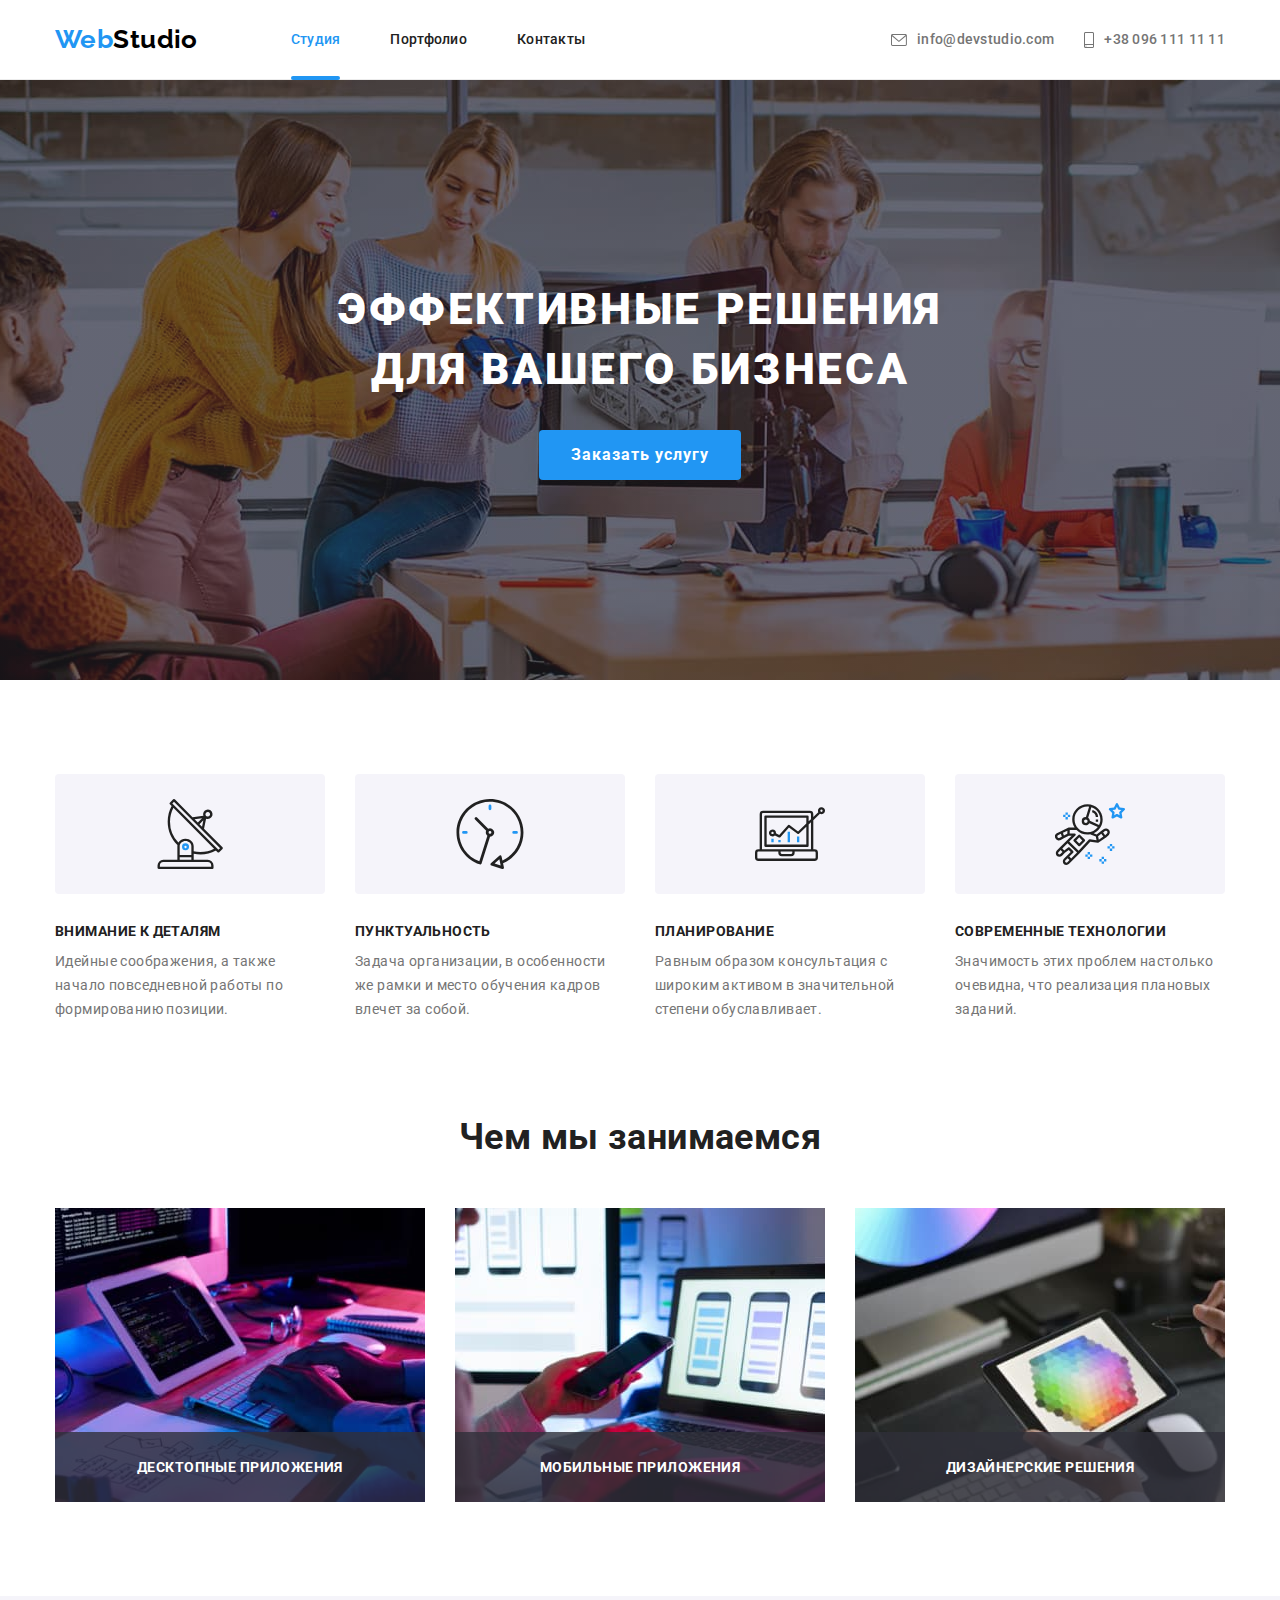
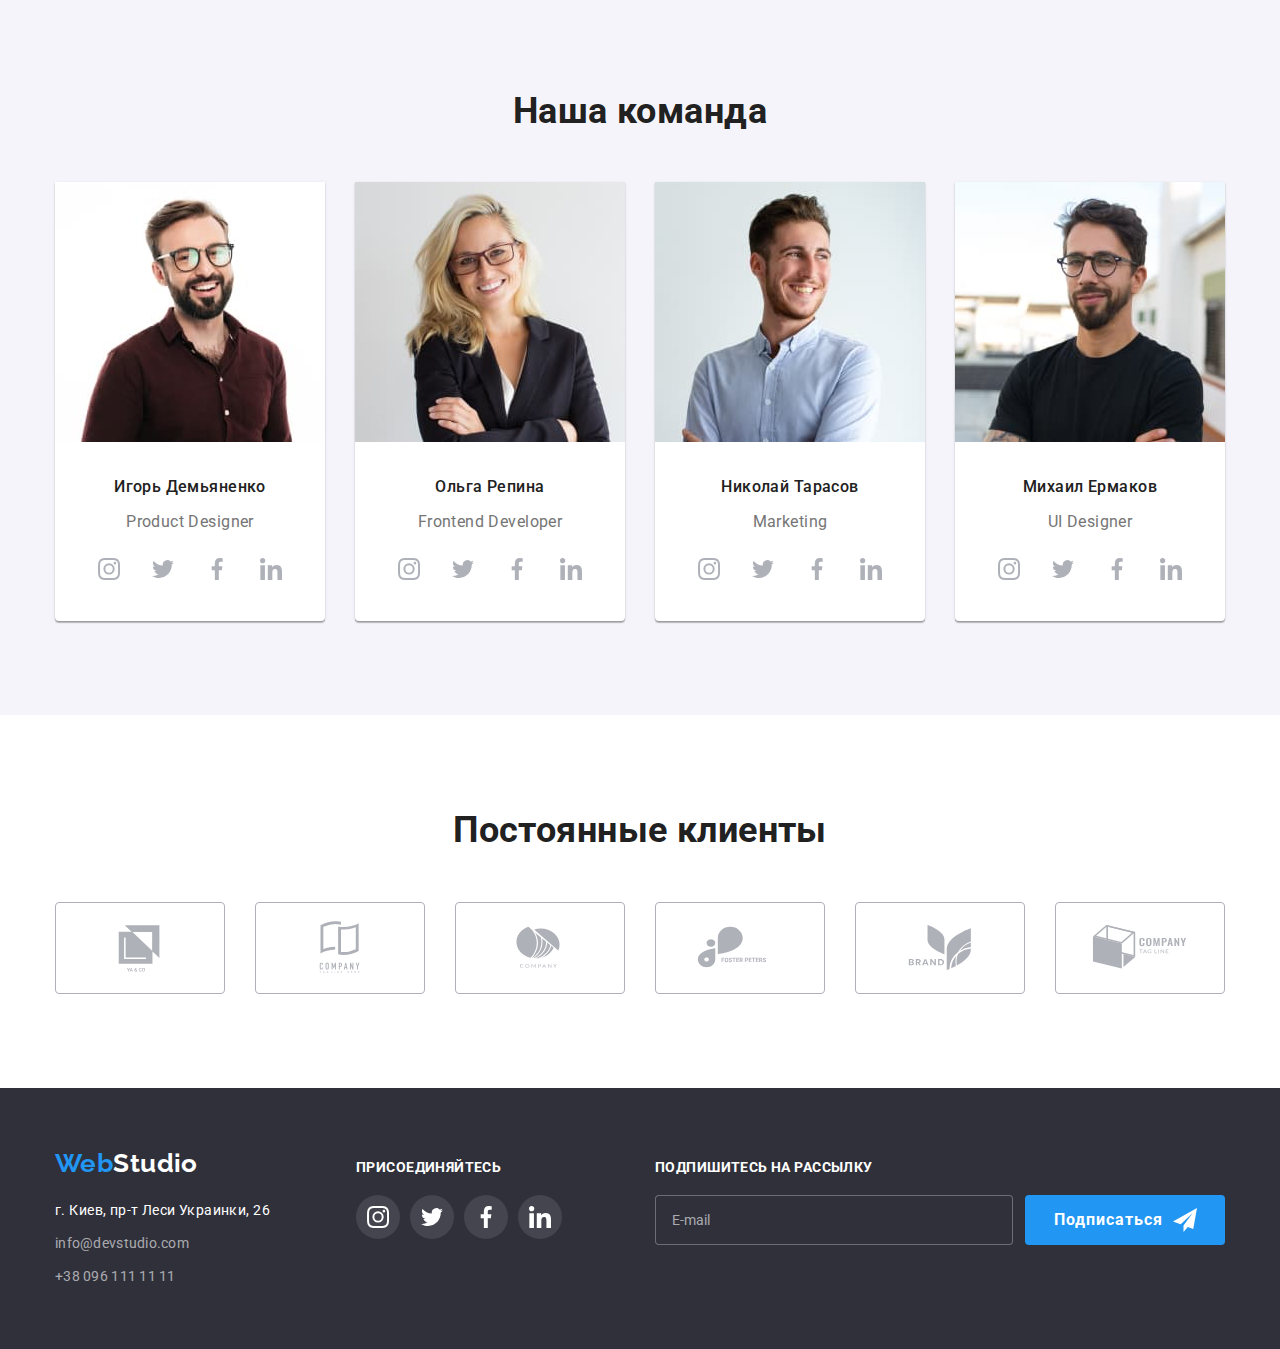
<file: index.html>
<!DOCTYPE html>
<html lang="ru">
  <head>
    <meta charset="UTF-8" />
    <meta http-equiv="X-UA-Compatible" content="IE=edge" />
    <meta name="viewport" content="width=device-width, initial-scale=1.0" />
    <title>Web Studio (Version 2.1)</title>
    <link
      href="https://fonts.googleapis.com/css2?family=Raleway:wght@700&family=Roboto:wght@400;500;700;900&display=swap"
      rel="stylesheet"
    />
    <link
      rel="stylesheet"
      href="https://cdnjs.cloudflare.com/ajax/libs/modern-normalize/1.1.0/modern-normalize.min.css"
    />
    <!-- <link rel="stylesheet" href="./styles.css" /> -->
    <link rel="stylesheet" href="./css/main.min.css" />
  </head>
  <body>
    <header class="page-header">
      <nav class="page-header__nav container">
        <a href="./index.html" class="logo">Web<span class="logo__text">Studio</span></a>

        <ul class="site-nav">
          <li class="site-nav__item">
            <a class="site-nav__link site-nav__link--current" href="./index.html">Студия</a>
          </li>
          <li class="site-nav__item">
            <a class="site-nav__link" href="./portfolio.html">Портфолио</a>
          </li>
          <li class="site-nav__item"><a class="site-nav__link" href="">Контакты</a></li>
        </ul>

        <div class="contacts">
          <ul class="contacts__list">
            <li class="contacts__item">
              <a class="contacts__link" href="mailto:info@devstudio.com">
                <svg class="contacts__icon">
                  <use href="./images/icons.svg#icon-mail" width="16"></use>
                </svg>
                <span>info@devstudio.com</span>
              </a>
            </li>
            <li class="contacts__item">
              <a class="contacts__link" href="tel:+380961111111">
                <svg class="contacts__icon contacts__icon--width">
                  <use href="./images/icons.svg#icon-tel" width="10"></use>
                </svg>
                <span>+38 096 111 11 11</span>
              </a>
            </li>
          </ul>
        </div>
      </nav>
    </header>

    <main>
      <!--Hero-->

      <section class="hero">
        <h1 class="hero__title">Эффективные решения<br />для вашего бизнеса</h1>
        <button class="button" type="button" data-modal-open>Заказать услугу</button>
      </section>

      <!-- Modal Window -->

      <div class="backdrop is-hidden" data-modal>
        <div class="modal">
          <button class="modal__close" type="button" data-modal-close>
            <svg class="modal__icon">
              <use href="./images/icons.svg#icon-cross" width="11"></use>
            </svg>
          </button>
          <form class="form" name="form" autocomplete="on">
            <p class="form__text">Оставьте свои данные, мы вам перезвоним</p>

            <label class="form__item" for="user-name">
              <span class="form__title">Имя</span>
            </label>
            <div class="form__box">
              <input
                class="form__field"
                type="text"
                name="user-name"
                id="user-name"
                autofocus
                required
              />
              <svg class="form__icon">
                <use href="./images/icons.svg#icon-human" width="18"></use>
              </svg>
            </div>

            <label class="form__item" for="user-phone">
              <span class="form__title">Телефон</span>
            </label>
            <div class="form__box">
              <input class="form__field" type="tel" name="user-phone" id="user-phone" required />
              <svg class="form__icon">
                <use href="./images/icons.svg#icon-phone" width="18"></use>
              </svg>
            </div>

            <label class="form__item" for="user-email">
              <span class="form__title">Почта</span>
            </label>
            <div class="form__box">
              <input class="form__field" type="email" name="user-email" id="user-email" required />
              <svg class="form__icon">
                <use href="./images/icons.svg#icon-letter" width="18"></use>
              </svg>
            </div>

            <label class="form__item">
              <span class="form__title"> Комментарий </span>
              <textarea
                class="form__field form__field--comment"
                placeholder="Введите текст"
                id="comment"
                required
              ></textarea>
            </label>

            <label class="form__agreement">
              <input class="form__checkbox" type="checkbox" name="agreement" id="agreement" />
              <span class="form__checkdraw"></span>
              <span class="form__confirmation"
                >Соглашаюсь с рассылкой и принимаю
                <a class="form__link" href="">Условия договора</a></span
              >
            </label>

            <button class="button" type="submit">Отправить</button>
          </form>
        </div>
      </div>

      <!--Our features -->

      <section class="section section--cutted">
        <div class="container">
          <h2 class="section__title visually-hidden">Наши особенности</h2>
          <ul class="features">
            <li class="features__item">
              <div class="features__bg">
                <svg class="features__icon">
                  <use href="./images/icons.svg#icon-antenna" width="70"></use>
                </svg>
              </div>
              <h3 class="features__title">Внимание к деталям</h3>
              <p>
                Идейные соображения, а также начало повседневной работы по формированию позиции.
              </p>
            </li>
            <li class="features__item">
              <div class="features__bg">
                <svg class="features__icon">
                  <use href="./images/icons.svg#icon-clock" width="70"></use>
                </svg>
              </div>
              <h3 class="features__title">Пунктуальность</h3>
              <p>
                Задача организации, в особенности же рамки и место обучения кадров влечет за собой.
              </p>
            </li>
            <li class="features__item">
              <div class="features__bg">
                <svg class="features__icon">
                  <use href="./images/icons.svg#icon-diagram" width="70"></use>
                </svg>
              </div>
              <h3 class="features__title">Планирование</h3>
              <p>
                Равным образом консультация с широким активом в значительной степени обуславливает.
              </p>
            </li>
            <li class="features__item">
              <div class="features__bg">
                <svg class="features__icon">
                  <use href="./images/icons.svg#icon-astronaut" width="70"></use>
                </svg>
              </div>
              <h3 class="features__title">Современные технологии</h3>
              <p>Значимость этих проблем настолько очевидна, что реализация плановых заданий.</p>
            </li>
          </ul>
        </div>
      </section>

      <!--What do we do-->

      <section class="section">
        <div class="container">
          <h2 class="section__title">Чем мы занимаемся</h2>
          <ul class="directions">
            <li class="directions__item">
              <img src="./images/img-01.jpg" width="370" alt="Друк на клавіатурі" />
              <h3 class="directions__title">Десктопные приложения</h3>
            </li>
            <li class="directions__item">
              <img src="./images/img-02.jpg" width="370" alt="Телефон та ноутбук" />
              <h3 class="directions__title">Мобильные приложения</h3>
            </li>
            <li class="directions__item">
              <img src="./images/img-03.jpg" width="370" alt="Айпед" />
              <h3 class="directions__title">Дизайнерские решения</h3>
            </li>
          </ul>
        </div>
      </section>

      <!--Our team-->

      <section class="section section--bg">
        <div class="container">
          <h2 class="section__title">Наша команда</h2>

          <ul class="teammates">
            <li class="teammates__item">
              <img
                class="teammates__photo"
                src="./images/img-11-igor.jpg"
                width="270"
                alt="Игорь Демьяненко"
              />
              <div class="teammates__info">
                <h3 class="teammates__title">Игорь Демьяненко</h3>
                <p class="teammates__position">Product Designer</p>
                <ul class="networks">
                  <li>
                    <a class="networks__link" href="">
                      <svg class="networks__icon">
                        <use href="./images/icons.svg#icon-instagram" width="22"></use>
                      </svg>
                    </a>
                  </li>
                  <li>
                    <a class="networks__link" href="">
                      <svg class="networks__icon">
                        <use href="./images/icons.svg#icon-twitter" width="22"></use>
                      </svg>
                    </a>
                  </li>
                  <li>
                    <a class="networks__link" href="">
                      <svg class="networks__icon">
                        <use href="./images/icons.svg#icon-facebook" width="22"></use>
                      </svg>
                    </a>
                  </li>
                  <li>
                    <a class="networks__link" href="">
                      <svg class="networks__icon">
                        <use href="./images/icons.svg#icon-linkedin" width="22"></use>
                      </svg>
                    </a>
                  </li>
                </ul>
              </div>
            </li>
            <li class="teammates__item">
              <img
                class="teammates__photo"
                src="./images/img-12-olga.jpg"
                width="270"
                alt="Ольга Репина"
              />
              <div class="teammates__info">
                <h3 class="teammates__title">Ольга Репина</h3>
                <p class="teammates__position">Frontend Developer</p>
                <ul class="networks">
                  <li>
                    <a class="networks__link" href="">
                      <svg class="networks__icon">
                        <use href="./images/icons.svg#icon-instagram" width="22"></use>
                      </svg>
                    </a>
                  </li>
                  <li>
                    <a class="networks__link" href="">
                      <svg class="networks__icon">
                        <use href="./images/icons.svg#icon-twitter" width="22"></use>
                      </svg>
                    </a>
                  </li>
                  <li>
                    <a class="networks__link" href="">
                      <svg class="networks__icon">
                        <use href="./images/icons.svg#icon-facebook" width="22"></use>
                      </svg>
                    </a>
                  </li>
                  <li>
                    <a class="networks__link" href="">
                      <svg class="networks__icon">
                        <use href="./images/icons.svg#icon-linkedin" width="22"></use>
                      </svg>
                    </a>
                  </li>
                </ul>
              </div>
            </li>
            <li class="teammates__item">
              <img
                class="teammates__photo"
                src="./images/img-13-nick.jpg"
                width="270"
                alt="Николай Тарасов"
              />
              <div class="teammates__info">
                <h3 class="teammates__title">Николай Тарасов</h3>
                <p class="teammates__position">Marketing</p>
                <ul class="networks">
                  <li>
                    <a class="networks__link" href="">
                      <svg class="networks__icon">
                        <use href="./images/icons.svg#icon-instagram" width="22"></use>
                      </svg>
                    </a>
                  </li>
                  <li>
                    <a class="networks__link" href="">
                      <svg class="networks__icon">
                        <use href="./images/icons.svg#icon-twitter" width="22"></use>
                      </svg>
                    </a>
                  </li>
                  <li>
                    <a class="networks__link" href="">
                      <svg class="networks__icon">
                        <use href="./images/icons.svg#icon-facebook" width="22"></use>
                      </svg>
                    </a>
                  </li>
                  <li>
                    <a class="networks__link" href="">
                      <svg class="networks__icon">
                        <use href="./images/icons.svg#icon-linkedin" width="22"></use>
                      </svg>
                    </a>
                  </li>
                </ul>
              </div>
            </li>
            <li class="teammates__item">
              <img
                class="teammates__photo"
                src="./images/img-14-mike.jpg"
                width="270"
                alt="Михаил Ермаков"
              />
              <div class="teammates__info">
                <h3 class="teammates__title">Михаил Ермаков</h3>
                <p class="teammates__position">UI Designer</p>
                <ul class="networks">
                  <li>
                    <a class="networks__link" href="">
                      <svg class="networks__icon">
                        <use href="./images/icons.svg#icon-instagram" width="22"></use>
                      </svg>
                    </a>
                  </li>
                  <li>
                    <a class="networks__link" href="">
                      <svg class="networks__icon">
                        <use href="./images/icons.svg#icon-twitter" width="22"></use>
                      </svg>
                    </a>
                  </li>
                  <li>
                    <a class="networks__link" href="">
                      <svg class="networks__icon">
                        <use href="./images/icons.svg#icon-facebook" width="22"></use>
                      </svg>
                    </a>
                  </li>
                  <li>
                    <a class="networks__link" href="">
                      <svg class="networks__icon">
                        <use href="./images/icons.svg#icon-linkedin" width="22"></use>
                      </svg>
                    </a>
                  </li>
                </ul>
              </div>
            </li>
          </ul>
        </div>
      </section>

      <!-- Regular Customers -->

      <section class="section">
        <div class="container">
          <h2 class="section__title">Постоянные клиенты</h2>
          <ul class="customers">
            <li>
              <a class="customers__link" href="">
                <svg class="customers__icon">
                  <use href="./images/icons.svg#icon-logo-ya-n-co"></use>
                </svg>
              </a>
            </li>
            <li>
              <a class="customers__link" href="">
                <svg class="customers__icon">
                  <use href="./images/icons.svg#icon-logo-tagline-here"></use>
                </svg>
              </a>
            </li>
            <li>
              <a class="customers__link" href="">
                <svg class="customers__icon">
                  <use href="./images/icons.svg#icon-logo-company"></use>
                </svg>
              </a>
            </li>
            <li>
              <a class="customers__link" href="">
                <svg class="customers__icon">
                  <use href="./images/icons.svg#icon-logo-foster-peters"></use>
                </svg>
              </a>
            </li>
            <li>
              <a class="customers__link" href="">
                <svg class="customers__icon">
                  <use href="./images/icons.svg#icon-logo-brand"></use>
                </svg>
              </a>
            </li>
            <li>
              <a class="customers__link" href="">
                <svg class="customers__icon">
                  <use href="./images/icons.svg#icon-logo-tag-line"></use>
                </svg>
              </a>
            </li>
          </ul>
        </div>
      </section>
    </main>

    <footer class="footer">
      <div class="container footer__flex">
        <div class="footer__contacts">
          <a href="./index.html" class="logo">Web<span class="logo__text--inverse">Studio</span></a>
          <address class="footer__address">
            <p>г. Киев, пр-т Леси Украинки, 26</p>
            <ul class="footer__list">
              <li class="footer__item">
                <a class="footer__link" href="mailto:info@devstudio.com">info@devstudio.com</a>
              </li>
              <li class="footer__item">
                <a class="footer__link" href="tel:+380961111111">+38 096 111 11 11</a>
              </li>
            </ul>
          </address>
        </div>
        <div class="footer__join">
          <h3 class="footer__title">присоединяйтесь</h3>
          <ul class="networks networks--join">
            <li>
              <a class="networks__link networks__link--join" href="">
                <svg class="networks__icon networks__icon--join">
                  <use href="./images/icons.svg#icon-instagram" width="22"></use>
                </svg>
              </a>
            </li>
            <li>
              <a class="networks__link networks__link--join" href="">
                <svg class="networks__icon networks__icon--join">
                  <use href="./images/icons.svg#icon-twitter" width="22"></use>
                </svg>
              </a>
            </li>
            <li>
              <a class="networks__link networks__link--join" href="">
                <svg class="networks__icon networks__icon--join">
                  <use href="./images/icons.svg#icon-facebook" width="22"></use>
                </svg>
              </a>
            </li>
            <li>
              <a class="networks__link networks__link--join" href="">
                <svg class="networks__icon networks__icon--join">
                  <use href="./images/icons.svg#icon-linkedin" width="22"></use>
                </svg>
              </a>
            </li>
          </ul>
        </div>
        <div class="footer__subscription">
          <h3 class="footer__title">Подпишитесь на рассылку</h3>
          <form class="footer__form">
            <label>
              <input
                class="footer__field"
                type="email"
                name="subscribe-email"
                placeholder="E-mail"
                required
              />
            </label>
            <button class="footer__button" type="submit">
              Подписаться
              <svg class="footer__icon">
                <use href="./images/icons.svg#icon-paper-plane" width="24" height="24"></use>
              </svg>
            </button>
          </form>
        </div>
      </div>
    </footer>
    <script src="./js/modal.js"></script>
  </body>
</html>
</file>
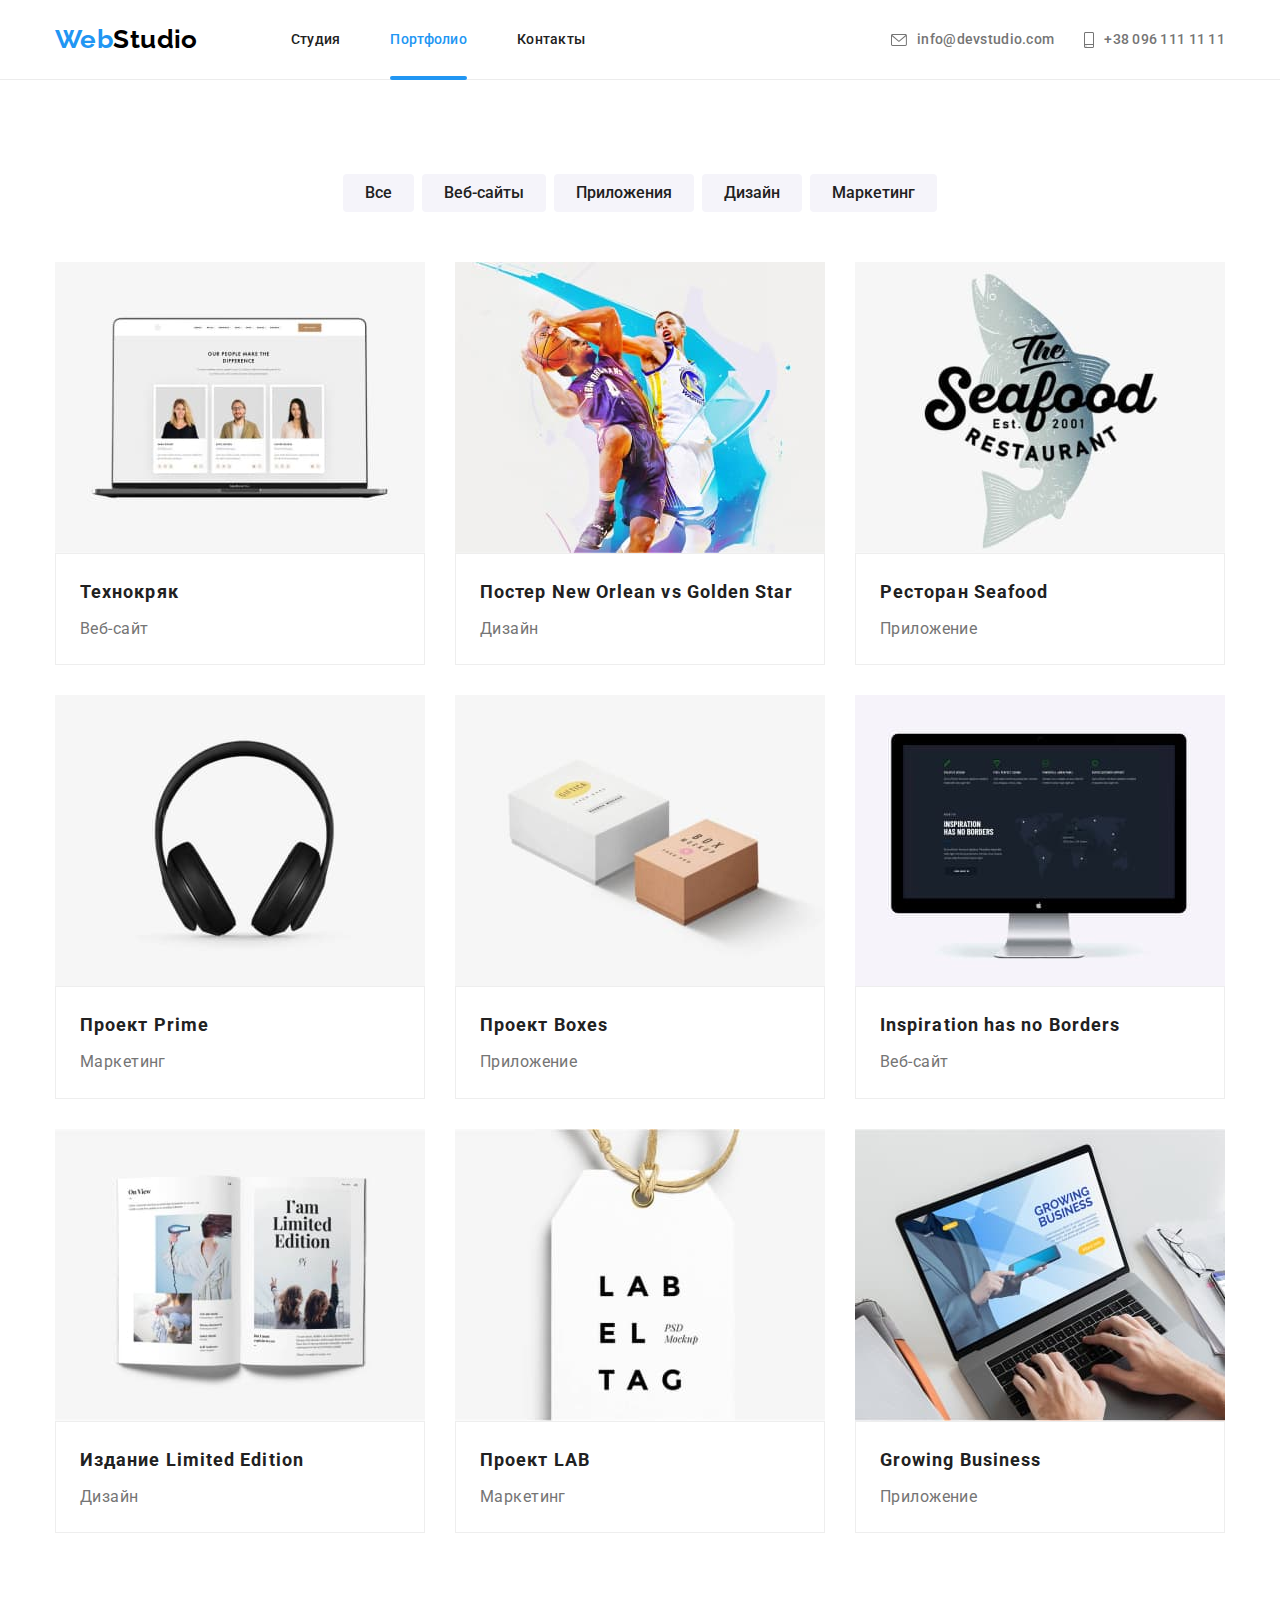
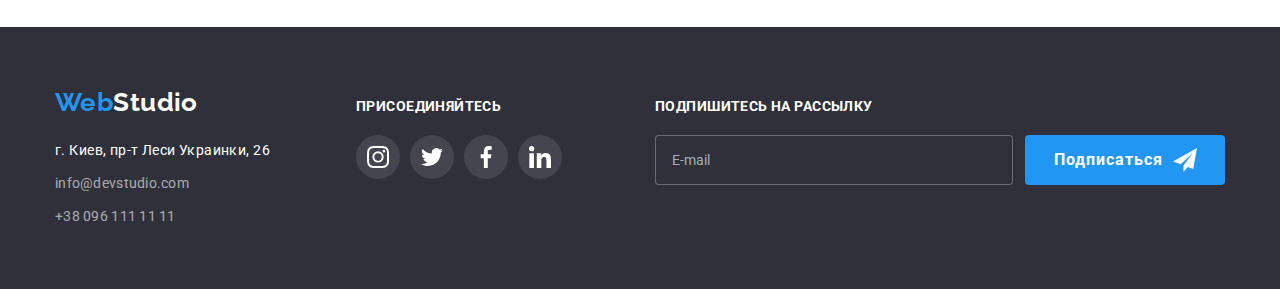
<file: portfolio.html>
<!DOCTYPE html>
<html lang="ru">
  <head>
    <meta charset="UTF-8" />
    <meta http-equiv="X-UA-Compatible" content="IE=edge" />
    <meta name="viewport" content="width=device-width, initial-scale=1.0" />
    <title>Web Studio (Version 2.1)</title>
    <link
      href="https://fonts.googleapis.com/css2?family=Raleway:wght@700&family=Roboto:wght@400;500;700;900&display=swap"
      rel="stylesheet"
    />
    <link
      rel="stylesheet"
      href="https://cdnjs.cloudflare.com/ajax/libs/modern-normalize/1.1.0/modern-normalize.min.css"
    />
    <!-- <link rel="stylesheet" href="./styles.css" /> -->
    <link rel="stylesheet" href="./css/main.min.css" />
  </head>
  <body>
    <header class="page-header">
      <nav class="page-header__nav container">
        <a href="./index.html" class="logo">Web<span class="logo__text">Studio</span></a>

        <ul class="site-nav">
          <li class="site-nav__item">
            <a class="site-nav__link" href="./index.html">Студия</a>
          </li>
          <li class="site-nav__item">
            <a class="site-nav__link site-nav__link--current" href="./portfolio.html">Портфолио</a>
          </li>
          <li class="site-nav__item"><a class="site-nav__link" href="">Контакты</a></li>
        </ul>

        <div class="contacts">
          <ul class="contacts__list">
            <li class="contacts__item">
              <a class="contacts__link" href="mailto:info@devstudio.com">
                <svg class="contacts__icon">
                  <use href="./images/icons.svg#icon-mail" width="16"></use>
                </svg>
                <span>info@devstudio.com</span>
              </a>
            </li>
            <li class="contacts__item">
              <a class="contacts__link" href="tel:+380961111111">
                <svg class="contacts__icon contacts__icon--width">
                  <use href="./images/icons.svg#icon-tel" width="10"></use>
                </svg>
                <span>+38 096 111 11 11</span>
              </a>
            </li>
          </ul>
        </div>
      </nav>
    </header>

    <main>
      <section class="section">
        <div class="container">
          <!-- Filters -->
          <ul class="filters">
            <li><button class="filters__button" type="button">Все</button></li>
            <li><button class="filters__button" type="button">Веб-сайты</button></li>
            <li><button class="filters__button" type="button">Приложения</button></li>
            <li><button class="filters__button" type="button">Дизайн</button></li>
            <li><button class="filters__button" type="button">Маркетинг</button></li>
          </ul>

          <!-- Projects -->
          <ul class="projects">
            <li class="projects__item">
              <a href="" class="projects__link">
                <div class="projects__card">
                  <img
                    class="projects__img"
                    src="./images/portfolio-01-technopark.jpg"
                    width="370"
                    alt="Ноутбук з веб-сайтом"
                  />
                  <p class="projects__description">
                    Ресурс предлагает комплексные предложения с разным уровнем функционала и
                    сервисов. Все это позволит посетителю получить исчерпывающие сведения о компании
                    или частном лице.
                  </p>
                </div>
                <div class="projects__text">
                  <h2 class="projects__title">Технокряк</h2>
                  <p class="projects__caption">Веб-сайт</p>
                </div>
              </a>
            </li>
            <li class="projects__item">
              <a href="" class="projects__link">
                <div class="projects__card">
                  <img
                    class="projects__img"
                    src="./images/portfolio-02-basket.jpg"
                    width="370"
                    alt="Баскетболісти"
                  />
                  <p class="projects__description">
                    Ресурс предлагает комплексные предложения с разным уровнем функционала и
                    сервисов. Все это позволит посетителю получить исчерпывающие сведения о компании
                    или частном лице.
                  </p>
                </div>
                <div class="projects__text">
                  <h2 class="projects__title">Постер New Orlean vs Golden Star</h2>
                  <p class="projects__caption">Дизайн</p>
                </div>
              </a>
            </li>
            <li class="projects__item">
              <a href="" class="projects__link">
                <div class="projects__card">
                  <img
                    class="projects__img"
                    src="./images/portfolio-03-seafood.jpg"
                    width="370"
                    alt="Логотип ресторану Seafood"
                  />
                  <p class="projects__description">
                    Ресурс предлагает комплексные предложения с разным уровнем функционала и
                    сервисов. Все это позволит посетителю получить исчерпывающие сведения о компании
                    или частном лице.
                  </p>
                </div>
                <div class="projects__text">
                  <h2 class="projects__title">Ресторан Seafood</h2>
                  <p class="projects__caption">Приложение</p>
                </div>
              </a>
            </li>
            <li class="projects__item">
              <a href="" class="projects__link">
                <div class="projects__card">
                  <img
                    class="projects__img"
                    src="./images/portfolio-04-headphones.jpg"
                    width="370"
                    alt="Навушники"
                  />
                  <p class="projects__description">
                    Ресурс предлагает комплексные предложения с разным уровнем функционала и
                    сервисов. Все это позволит посетителю получить исчерпывающие сведения о компании
                    или частном лице.
                  </p>
                </div>
                <div class="projects__text">
                  <h2 class="projects__title">Проект Prime</h2>
                  <p class="projects__caption">Маркетинг</p>
                </div>
              </a>
            </li>
            <li class="projects__item">
              <a href="" class="projects__link">
                <div class="projects__card">
                  <img
                    class="projects__img"
                    src="./images/portfolio-05-boxes.jpg"
                    width="370"
                    alt="Дві коробки"
                  />
                  <p class="projects__description">
                    Ресурс предлагает комплексные предложения с разным уровнем функционала и
                    сервисов. Все это позволит посетителю получить исчерпывающие сведения о компании
                    или частном лице.
                  </p>
                </div>
                <div class="projects__text">
                  <h2 class="projects__title">Проект Boxes</h2>
                  <p class="projects__caption">Приложение</p>
                </div>
              </a>
            </li>
            <li class="projects__item">
              <a href="" class="projects__link">
                <div class="projects__card">
                  <img
                    class="projects__img"
                    src="./images/portfolio-06-imac.jpg"
                    width="370"
                    alt="IMacз З веб-сайтом"
                  />
                  <p class="projects__description">
                    Ресурс предлагает комплексные предложения с разным уровнем функционала и
                    сервисов. Все это позволит посетителю получить исчерпывающие сведения о компании
                    или частном лице.
                  </p>
                </div>
                <div class="projects__text">
                  <h2 class="projects__title">Inspiration has no Borders</h2>
                  <p class="projects__caption">Веб-сайт</p>
                </div>
              </a>
            </li>
            <li class="projects__item">
              <a href="" class="projects__link">
                <div class="projects__card">
                  <img
                    class="projects__img"
                    src="./images/portfolio-07-magazine.jpg"
                    width="370"
                    alt="Відкритий журнал"
                  />
                  <p class="projects__description">
                    Ресурс предлагает комплексные предложения с разным уровнем функционала и
                    сервисов. Все это позволит посетителю получить исчерпывающие сведения о компании
                    или частном лице.
                  </p>
                </div>
                <div class="projects__text">
                  <h2 class="projects__title">Издание Limited Edition</h2>
                  <p class="projects__caption">Дизайн</p>
                </div>
              </a>
            </li>
            <li class="projects__item">
              <a href="" class="projects__link">
                <div class="projects__card">
                  <img
                    class="projects__img"
                    src="./images/portfolio-08-lab.jpg"
                    width="370"
                    alt="Картонка з логотипом LAB"
                  />
                  <p class="projects__description">
                    Ресурс предлагает комплексные предложения с разным уровнем функционала и
                    сервисов. Все это позволит посетителю получить исчерпывающие сведения о компании
                    или частном лице.
                  </p>
                </div>
                <div class="projects__text">
                  <h2 class="projects__title">Проект LAB</h2>
                  <p class="projects__caption">Маркетинг</p>
                </div>
              </a>
            </li>
            <li class="projects__item">
              <a href="" class="projects__link">
                <div class="projects__card">
                  <img
                    class="projects__img"
                    src="./images/portfolio-09-laptop.jpg"
                    width="370"
                    alt="Руки друкують на ноутбуці"
                  />
                  <p class="projects__description">
                    Ресурс предлагает комплексные предложения с разным уровнем функционала и
                    сервисов. Все это позволит посетителю получить исчерпывающие сведения о компании
                    или частном лице.
                  </p>
                </div>
                <div class="projects__text">
                  <h2 class="projects__title">Growing Business</h2>
                  <p class="projects__caption">Приложение</p>
                </div>
              </a>
            </li>
          </ul>
        </div>
      </section>
    </main>

    <footer class="footer">
      <div class="container footer__flex">
        <div class="footer__contacts">
          <a href="./index.html" class="logo">Web<span class="logo__text--inverse">Studio</span></a>
          <address class="footer__address">
            <p>г. Киев, пр-т Леси Украинки, 26</p>
            <ul class="footer__list">
              <li class="footer__item">
                <a class="footer__link" href="mailto:info@devstudio.com">info@devstudio.com</a>
              </li>
              <li class="footer__item">
                <a class="footer__link" href="tel:+380961111111">+38 096 111 11 11</a>
              </li>
            </ul>
          </address>
        </div>
        <div class="footer__join">
          <h3 class="footer__title">присоединяйтесь</h3>
          <ul class="networks networks--join">
            <li>
              <a class="networks__link networks__link--join" href="">
                <svg class="networks__icon networks__icon--join">
                  <use href="./images/icons.svg#icon-instagram" width="22"></use>
                </svg>
              </a>
            </li>
            <li>
              <a class="networks__link networks__link--join" href="">
                <svg class="networks__icon networks__icon--join">
                  <use href="./images/icons.svg#icon-twitter" width="22"></use>
                </svg>
              </a>
            </li>
            <li>
              <a class="networks__link networks__link--join" href="">
                <svg class="networks__icon networks__icon--join">
                  <use href="./images/icons.svg#icon-facebook" width="22"></use>
                </svg>
              </a>
            </li>
            <li>
              <a class="networks__link networks__link--join" href="">
                <svg class="networks__icon networks__icon--join">
                  <use href="./images/icons.svg#icon-linkedin" width="22"></use>
                </svg>
              </a>
            </li>
          </ul>
        </div>
        <div class="footer__subscription">
          <h3 class="footer__title">Подпишитесь на рассылку</h3>
          <form class="footer__form">
            <label>
              <input
                class="footer__field"
                type="email"
                name="subscribe-email"
                placeholder="E-mail"
                required
              />
            </label>
            <button class="footer__button" type="submit">
              Подписаться
              <svg class="footer__icon">
                <use href="./images/icons.svg#icon-paper-plane" width="24" height="24"></use>
              </svg>
            </button>
          </form>
        </div>
      </div>
    </footer>
  </body>
</html>
</file>
<file: css/main.min.css>
/*! modern-normalize v1.1.0 | MIT License | https://github.com/sindresorhus/modern-normalize */*,::after,::before{box-sizing:border-box}html{-moz-tab-size:4;-o-tab-size:4;tab-size:4}html{line-height:1.15;-webkit-text-size-adjust:100%}body{margin:0}body{font-family:system-ui,-apple-system,"Segoe UI",Roboto,Helvetica,Arial,sans-serif,"Apple Color Emoji","Segoe UI Emoji"}hr{height:0;color:inherit}abbr[title]{-webkit-text-decoration:underline dotted;text-decoration:underline dotted}b,strong{font-weight:bolder}code,kbd,pre,samp{font-family:ui-monospace,SFMono-Regular,Consolas,"Liberation Mono",Menlo,monospace;font-size:1em}small{font-size:80%}sub,sup{font-size:75%;line-height:0;position:relative;vertical-align:baseline}sub{bottom:-0.25em}sup{top:-0.5em}table{text-indent:0;border-color:inherit}button,input,optgroup,select,textarea{font-family:inherit;font-size:100%;line-height:1.15;margin:0}button,select{text-transform:none}[type=button],[type=reset],[type=submit],button{-webkit-appearance:button}::-moz-focus-inner{border-style:none;padding:0}:-moz-focusring{outline:1px dotted ButtonText}:-moz-ui-invalid{box-shadow:none}legend{padding:0}progress{vertical-align:baseline}::-webkit-inner-spin-button,::-webkit-outer-spin-button{height:auto}[type=search]{-webkit-appearance:textfield;outline-offset:-2px}::-webkit-search-decoration{-webkit-appearance:none}::-webkit-file-upload-button{-webkit-appearance:button;font:inherit}summary{display:list-item}body{color:#757575;background-color:#fff;font-family:Roboto,sans-serif;font-weight:400;font-size:14px;line-height:1.71;letter-spacing:.03em}h1,h2,h3,h4,h5,h6,p,ul,label,input,textarea{margin:0;padding:0}img{display:block}ul{list-style:none}.logo{display:inline-block;color:#2196f3;font-family:Raleway,sans-serif;font-weight:700;font-size:26px;line-height:1.19;text-decoration:none}.logo__text{color:#000}.logo__text--inverse{color:#fff;margin-bottom:20px}.container{width:1200px;margin:0 auto;padding-left:15px;padding-right:15px}.button{display:inline-block;align-self:center;padding:10px 32px;max-width:-webkit-fit-content;max-width:-moz-fit-content;max-width:fit-content;border:none;border-radius:4px;cursor:pointer;background-color:#2196f3;color:#fff;font-family:inherit;font-weight:700;font-size:16px;line-height:1.88;letter-spacing:.06em;text-align:center;transition:box-shadow 250ms cubic-bezier(0.4, 0, 0.2, 1),background-color 250ms cubic-bezier(0.4, 0, 0.2, 1)}.button:hover,.button:focus{background-color:#188ce8;box-shadow:0px 4px 4px rgba(0,0,0,.25)}.visually-hidden{position:absolute;width:1px;height:1px;margin:-1px;border:0;padding:0;white-space:nowrap;-webkit-clip-path:inset(100%);clip-path:inset(100%);clip:rect(0 0 0 0);overflow:hidden}.section{padding-top:94px;padding-bottom:94px}.section--cutted{padding-bottom:0}.section--bg{background-color:#f5f4fa}.section__title{margin:0 auto 50px;color:#212121;font-weight:700;font-size:36px;line-height:1.17;text-align:center}.networks{display:flex;gap:10px}.networks__link{display:flex;width:44px;height:44px;border-radius:50%;background-color:#fff;transition:background-color 250ms cubic-bezier(0.4, 0, 0.2, 1),fill 250ms cubic-bezier(0.4, 0, 0.2, 1)}.networks__link:hover,.networks__link:focus{background-color:#2196f3}.networks__link--join{background-color:rgba(255,255,255,.1)}.networks__icon{margin:auto;width:22px;height:22px;fill:#afb1b8;transition:fill 250ms cubic-bezier(0.4, 0, 0.2, 1)}.networks__link:hover .networks__icon,.networks__link:focus .networks__icon{fill:#fff}.networks__icon--join{fill:#fff}.page-header{display:flex;border-bottom:1px solid #ececec;height:80px}.page-header__nav{display:flex;align-items:center}.site-nav{display:flex;height:80px;padding-left:0;margin-left:93px;gap:50px}.site-nav__item{position:relative;display:flex;align-items:center}.site-nav__link{color:#212121;font-weight:500;font-size:14px;line-height:1.14;text-decoration:none;letter-spacing:.02em;transition:color 250ms cubic-bezier(0.4, 0, 0.2, 1)}.site-nav__link:hover,.site-nav__link:focus{color:#2196f3}.site-nav__link--current{color:#2196f3}.site-nav__link--current::after{content:"";position:absolute;display:block;bottom:0;width:100%;height:4px;background-color:#2196f3;border-radius:2px}.contacts{margin-left:auto;display:flex;align-items:center;height:80px}.contacts__list{display:flex;gap:30px;justify-content:flex-end}.contacts__link{display:flex;align-items:center;justify-content:space-between;gap:10px;text-decoration:none;color:#757575;font-weight:500;letter-spacing:.02em;line-height:1.14;transition:color 250ms cubic-bezier(0.4, 0, 0.2, 1)}.contacts__link:hover,.contacts__link:focus{color:#2196f3}.contacts__icon{width:16px;height:16px;fill:#757575;transition:fill 250ms cubic-bezier(0.4, 0, 0.2, 1)}.contacts__link:hover .contacts__icon,.contacts__link:focus .contacts__icon{fill:#2196f3}.contacts__icon--width{width:10px}.hero{padding-top:200px;padding-bottom:200px;margin-left:auto;margin-right:auto;max-width:1600px;height:600px;text-align:center;background-color:#c4c4c4;background-image:linear-gradient(to right, rgba(47, 48, 58, 0.4), rgba(47, 48, 58, 0.4)),url("./../images/hero.jpg");background-repeat:no-repeat;background-position:center;background-size:cover}.hero__title{margin-bottom:30px;color:#fff;font-weight:900;font-size:44px;line-height:1.36;letter-spacing:.06em;text-transform:uppercase}.backdrop{position:fixed;top:0;left:0;z-index:2;width:100%;height:100%;background-color:rgba(0,0,0,.2);opacity:1;transition:opacity 250ms cubic-bezier(0.4, 0, 0.2, 1)}.backdrop.is-hidden{opacity:0;pointer-events:none}.modal{position:absolute;left:50%;top:50%;transform:translate(-50%, -50%) scale(1);width:528px;height:581px;background-color:#fff;border-radius:4px;box-shadow:0px 1px 3px rgba(0,0,0,.12),0px 1px 1px rgba(0,0,0,.14),0px 2px 1px rgba(0,0,0,.2)}.modal__close{position:absolute;z-index:2;display:flex;justify-content:center;align-items:center;width:30px;height:30px;top:8px;right:8px;border-radius:50%;background-color:#fff;border:1px solid rgba(0,0,0,.1);cursor:pointer;transition:box-shadow 250ms cubic-bezier(0.4, 0, 0.2, 1)}.modal__close:hover,.modal__close:focus{box-shadow:0px 4px 4px rgba(0,0,0,.25)}.modal__icon{width:11px;height:11px;fill:#000;transition:fill 250ms cubic-bezier(0.4, 0, 0.2, 1)}.modal__close:hover .modal__icon,.modal__close:focus .modal__icon{fill:#2196f3}.form{display:flex;flex-direction:column;padding:40px}.form__text{margin-bottom:12px;font-weight:700;font-size:20px;line-height:1.15;letter-spacing:.03em;text-align:center;color:#212121}.form__item{position:relative;display:flex;flex-direction:column}.form__title{display:block;padding-bottom:4px;box-sizing:inherit;text-align:initial;font-weight:400;font-size:12px;line-height:1.17;letter-spacing:.01em;color:#757575}.form__box{position:relative;margin-bottom:10px}.form__field{display:block;padding:1px 1px 1px 42px;width:100%;height:40px;border:1px solid rgba(117,117,117,.5);border-radius:4px;outline:rgba(0,0,0,0);cursor:text;transition:border-color 250ms cubic-bezier(0.4, 0, 0.2, 1)}.form__field:hover,.form__field:focus{border-color:#2196f3}.form__field--comment{width:100%;height:120px;padding:12px 16px;font-weight:400;font-size:14px;line-height:1.14;letter-spacing:.01em;color:#212121;resize:none}.form__field--comment::-moz-placeholder{color:rgba(117,117,117,.5)}.form__field--comment:-ms-input-placeholder{color:rgba(117,117,117,.5)}.form__field--comment::placeholder{color:rgba(117,117,117,.5)}.form__icon{position:absolute;left:12px;top:50%;z-index:2;cursor:pointer;width:18px;height:18px;fill:#212121;transform:translatey(-50%);transition:fill 250ms cubic-bezier(0.4, 0, 0.2, 1)}.form__box:hover .form__icon,.form__box:focus .form__icon,.form__field:focus+.form__icon{fill:#2196f3}.form__agreement{display:flex;justify-content:center;align-items:center;margin-top:20px;margin-bottom:30px;font-weight:400;font-size:14px;line-height:1.71;letter-spacing:.03em}.form__checkbox{position:absolute;white-space:nowrap;width:1px;height:1px;overflow:hidden;border:0;padding:0;clip:rect(0 0 0 0);-webkit-clip-path:inset(50%);clip-path:inset(50%);margin:-1px}.form__confirmation{margin-left:8px}.form__link{color:#2196f3}.form__checkdraw{display:inline-block;width:16px;height:15px;background-image:url("./../images/checkbox.svg");border-radius:2px;background-repeat:no-repeat;background-position:center;transition:background-color 250ms cubic-bezier(0.4, 0, 0.2, 1),background-image 250ms cubic-bezier(0.4, 0, 0.2, 1)}.form__checkbox:checked+.form__checkdraw{background-color:#2196f3;background-image:url("./../images/checkdraw.svg")}.features{display:flex;justify-content:space-between}.features__item{width:270px}.features__bg{display:flex;justify-content:center;align-items:center;width:270px;height:120px;background-color:#f5f4fa;border-radius:4px;margin-bottom:30px}.features__icon{display:block;width:70px;height:70px}.features__title{margin:0 auto 10px;color:#212121;font-weight:700;font-size:14px;line-height:1.14;text-transform:uppercase}.directions{display:flex;flex-wrap:wrap;gap:30px}.directions__item{position:relative;display:flex;justify-content:center}.directions__title{position:absolute;bottom:0;z-index:1;width:100%;padding-top:27px;padding-bottom:27px;text-align:center;color:#fff;background-color:rgba(47,48,58,.8);font-weight:700;font-size:14px;line-height:16px;letter-spacing:.03em;text-transform:uppercase}.teammates{display:flex;flex-wrap:wrap;gap:30px}.teammates__item{text-align:center;background-color:#fff;border-radius:0 0 4px 4px;box-shadow:0px 1px 3px rgba(0,0,0,.12),0px 1px 1px rgba(0,0,0,.14),0px 2px 1px rgba(0,0,0,.2)}.teammates__title{margin-bottom:10px;color:#212121;font-weight:500;font-size:16px;line-height:1.9}.teammates__position{margin-bottom:16px;font-size:16px;line-height:1.19}.teammates__info{padding:30px 32px}.customers{display:flex;gap:30px}.customers__link{display:flex;justify-content:center;align-items:center;width:170px;height:92px;border:1px solid #afb1b8;border-radius:4px;transition:border-color 250ms cubic-bezier(0.4, 0, 0.2, 1),fill 250ms cubic-bezier(0.4, 0, 0.2, 1)}.customers__link:hover,.customers__link:focus{border-color:#2196f3}.customers__icon{width:106px;height:60px;fill:#afb1b8;transition:fill 250ms cubic-bezier(0.4, 0, 0.2, 1)}.customers__link:hover .customers__icon,.customers__link:focus .customers__icon{fill:#2196f3}.footer{padding:60px 0;background-color:#2f303a}.footer__flex{display:flex}.footer__contacts{width:231px}.footer__address{font-style:normal;margin-top:20px;color:#fff}.footer__link{color:rgba(255,255,255,.6);font-size:14px;font-weight:400;line-height:1.71;letter-spacing:.02em;text-decoration:none;transition:color 250ms cubic-bezier(0.4, 0, 0.2, 1)}.footer__link:hover,.footer__link:focus{color:#2196f3}.footer__item{padding-top:9px}.footer__join{margin-left:70px;padding-top:12px}.footer__title{margin-bottom:20px;color:#fff;font-weight:700;font-size:14px;line-height:1.14;text-transform:uppercase}.footer__subscription{margin-left:auto;padding-top:12px}.footer__form{display:flex;gap:12px}.footer__field{display:flex;width:358px;height:50px;padding-left:16px;border-radius:4px;border:1px solid rgba(255,255,255,.3);background-color:#2f303a;color:#fff}.footer__field::-moz-placeholder{color:rgba(255,255,255,.6)}.footer__field:-ms-input-placeholder{color:rgba(255,255,255,.6)}.footer__field::placeholder{color:rgba(255,255,255,.6)}.footer__button{display:flex;width:200px;height:50px;gap:10px;padding-left:29px;justify-content:center;align-items:center;border:none;border-radius:4px;cursor:pointer;background-color:#2196f3;color:#fff;font-family:inherit;font-weight:700;font-size:16px;line-height:1.88;letter-spacing:.06em;transition:background-color 250ms cubic-bezier(0.4, 0, 0.2, 1)}.footer__button:hover,.footer__button:focus{background-color:#188ce8}.footer__icon{display:flex;fill:#fff;height:24px}.filters{display:flex;margin-bottom:50px;justify-content:center;gap:8px}.filters__button{padding:6px 22px;border:none;border-radius:4px;cursor:pointer;background-color:#f5f4fa;color:#212121;font-family:inherit;font-weight:500;font-size:16px;line-height:1.63;transition:background-color 250ms cubic-bezier(0.4, 0, 0.2, 1),color 250ms cubic-bezier(0.4, 0, 0.2, 1),box-shadow 250ms cubic-bezier(0.4, 0, 0.2, 1)}.filters__button:hover,.filters__button:focus{background-color:#2196f3;color:#fff;box-shadow:0px 3px 1px rgba(0,0,0,.1),0px 1px 2px rgba(0,0,0,.08),0px 2px 2px rgba(0,0,0,.12)}.projects{display:flex;flex-wrap:wrap;gap:30px}.projects__item{background-color:#fff;transition:box-shadow 250ms cubic-bezier(0.4, 0, 0.2, 1)}.projects__item:hover{box-shadow:0px 4px 4px rgba(0,0,0,.25)}.projects__link{text-decoration:none;color:#757575}.projects__card{position:relative;overflow:hidden}.projects__description{position:absolute;top:0;width:100%;height:100%;padding:63px 24px;font-weight:400;font-size:18px;line-height:1.56;letter-spacing:.03em;background-color:rgba(33,150,243,.9);color:#fff;transform:translatey(100%);transition:transform 250ms cubic-bezier(0.4, 0, 0.2, 1)}.projects__link:hover .projects__description,.projects__link:focus .projects__description{transform:translatey(0)}.projects__text{padding:20px 24px;border:1px solid #eee}.projects__title{margin-bottom:4px;color:#212121;font-weight:700;font-size:18px;line-height:2;letter-spacing:.06em}.projects__caption{font-size:16px;line-height:1.9}/*# sourceMappingURL=main.min.css.map */
</file>
